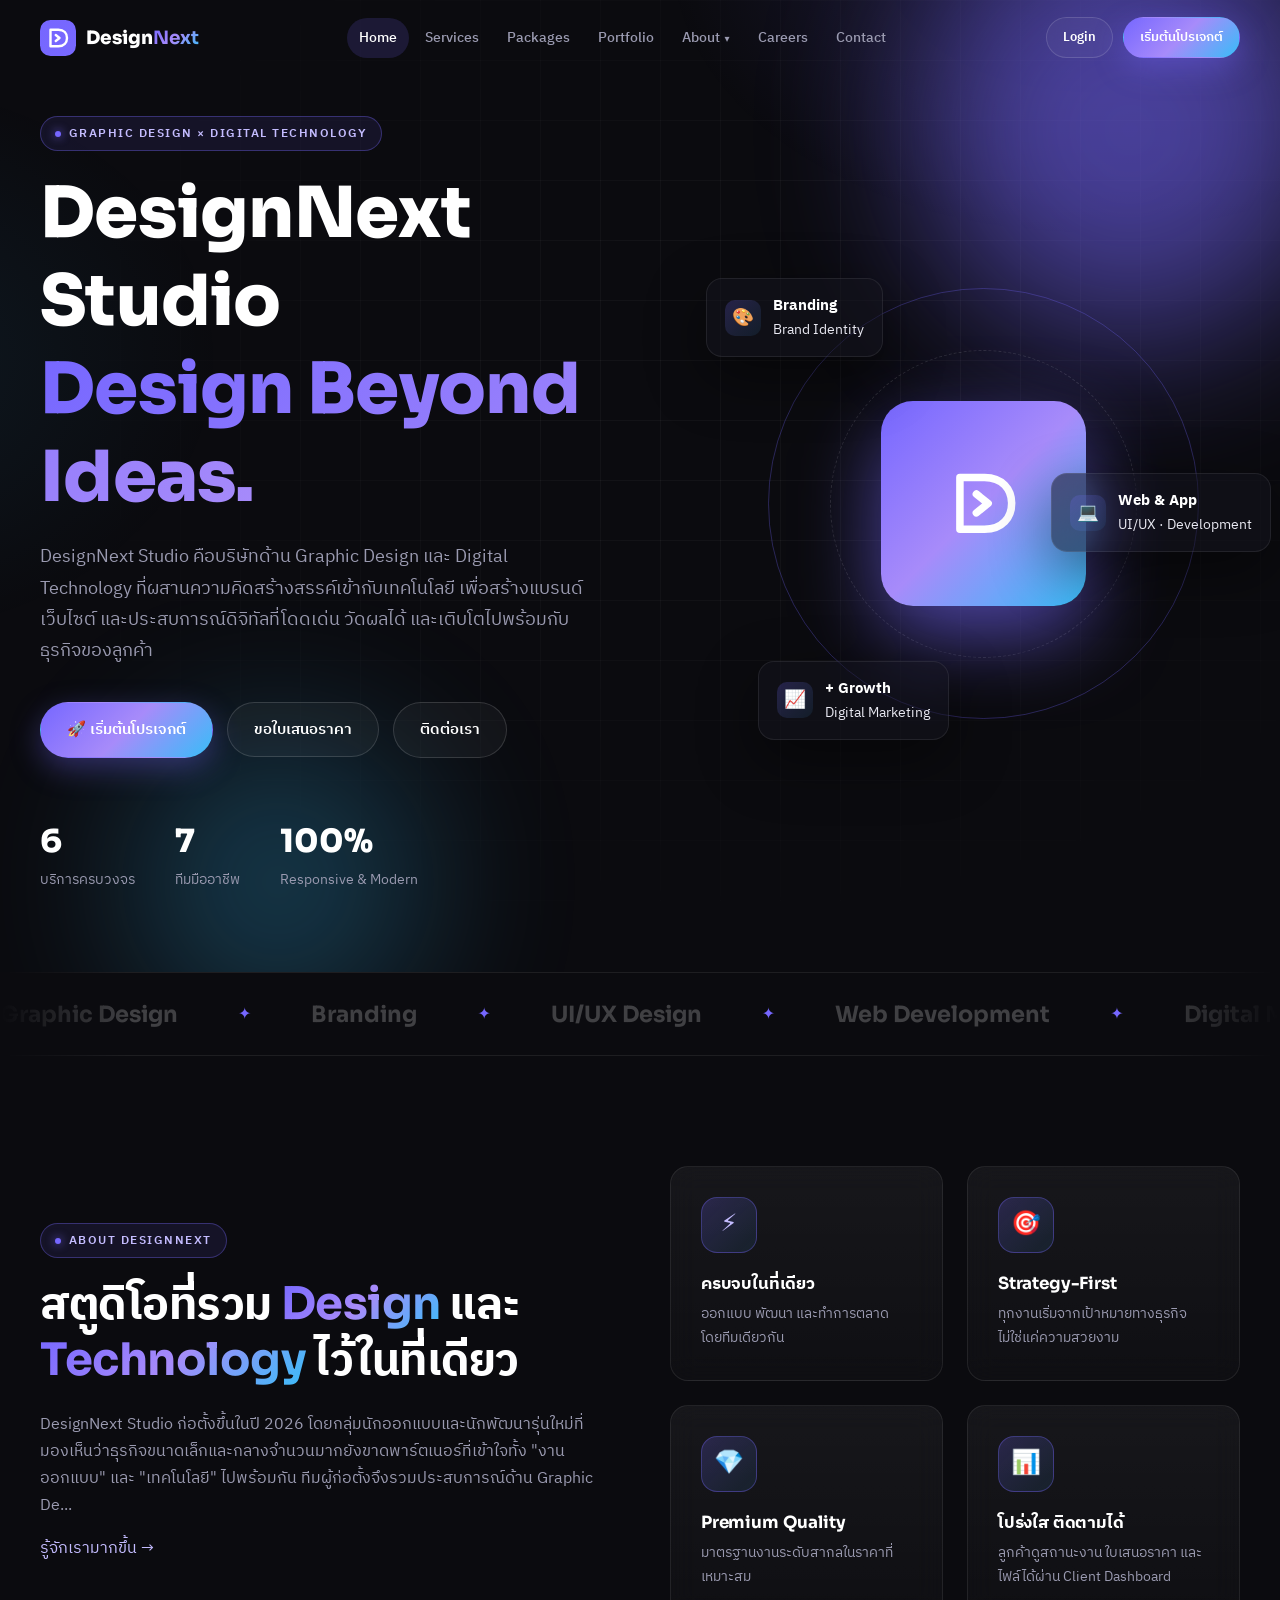
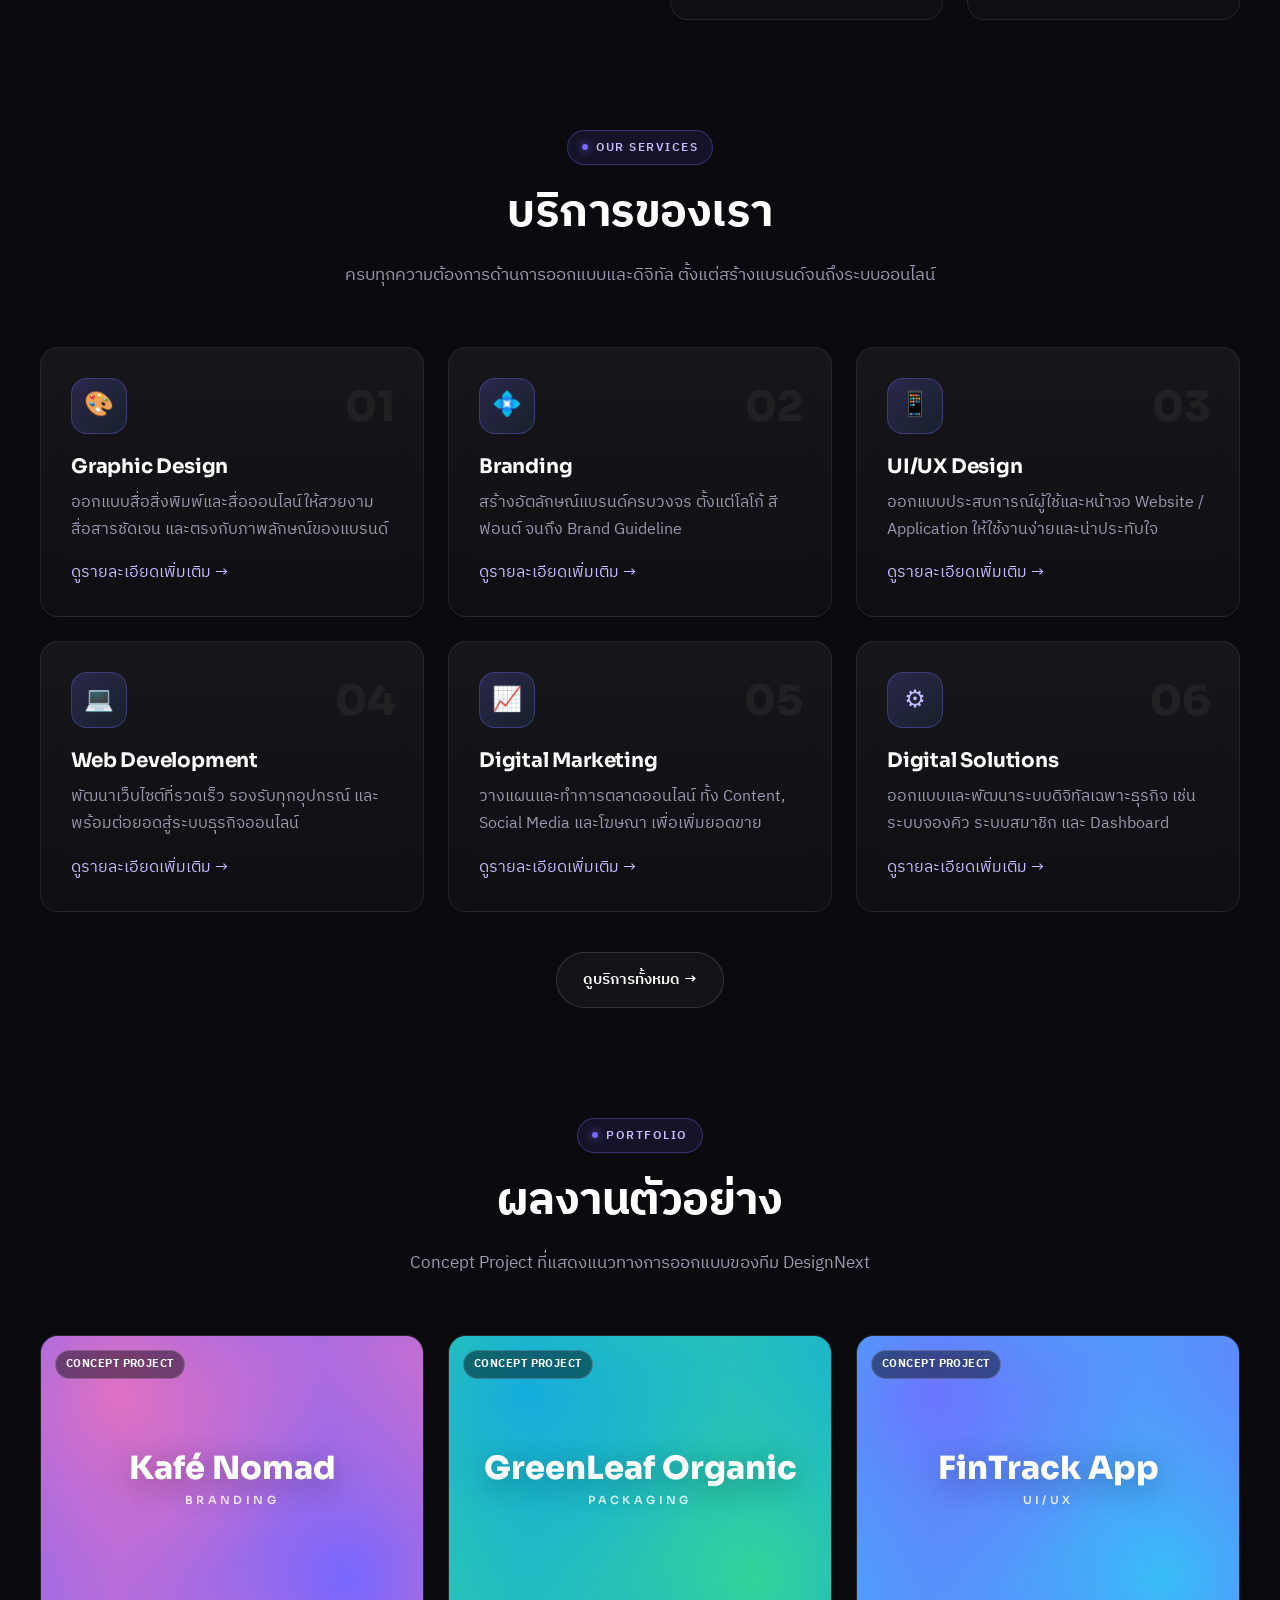
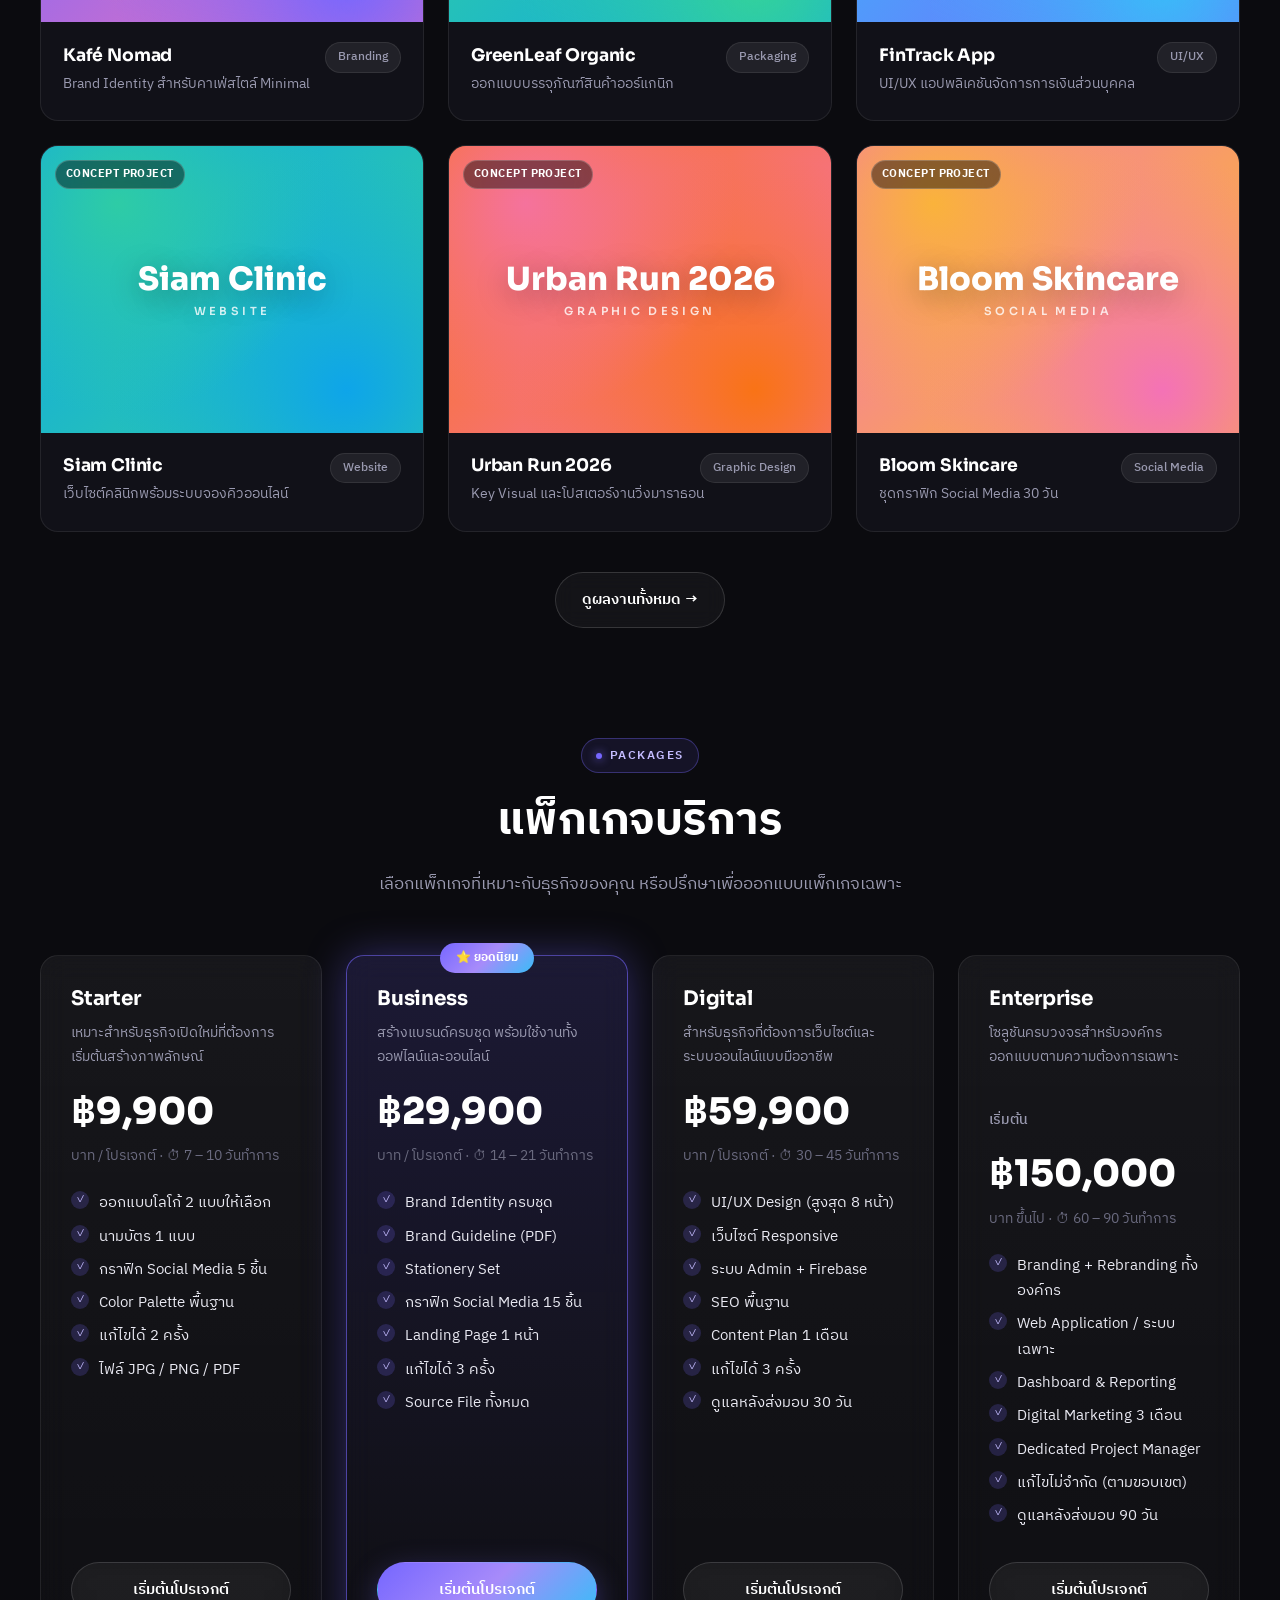
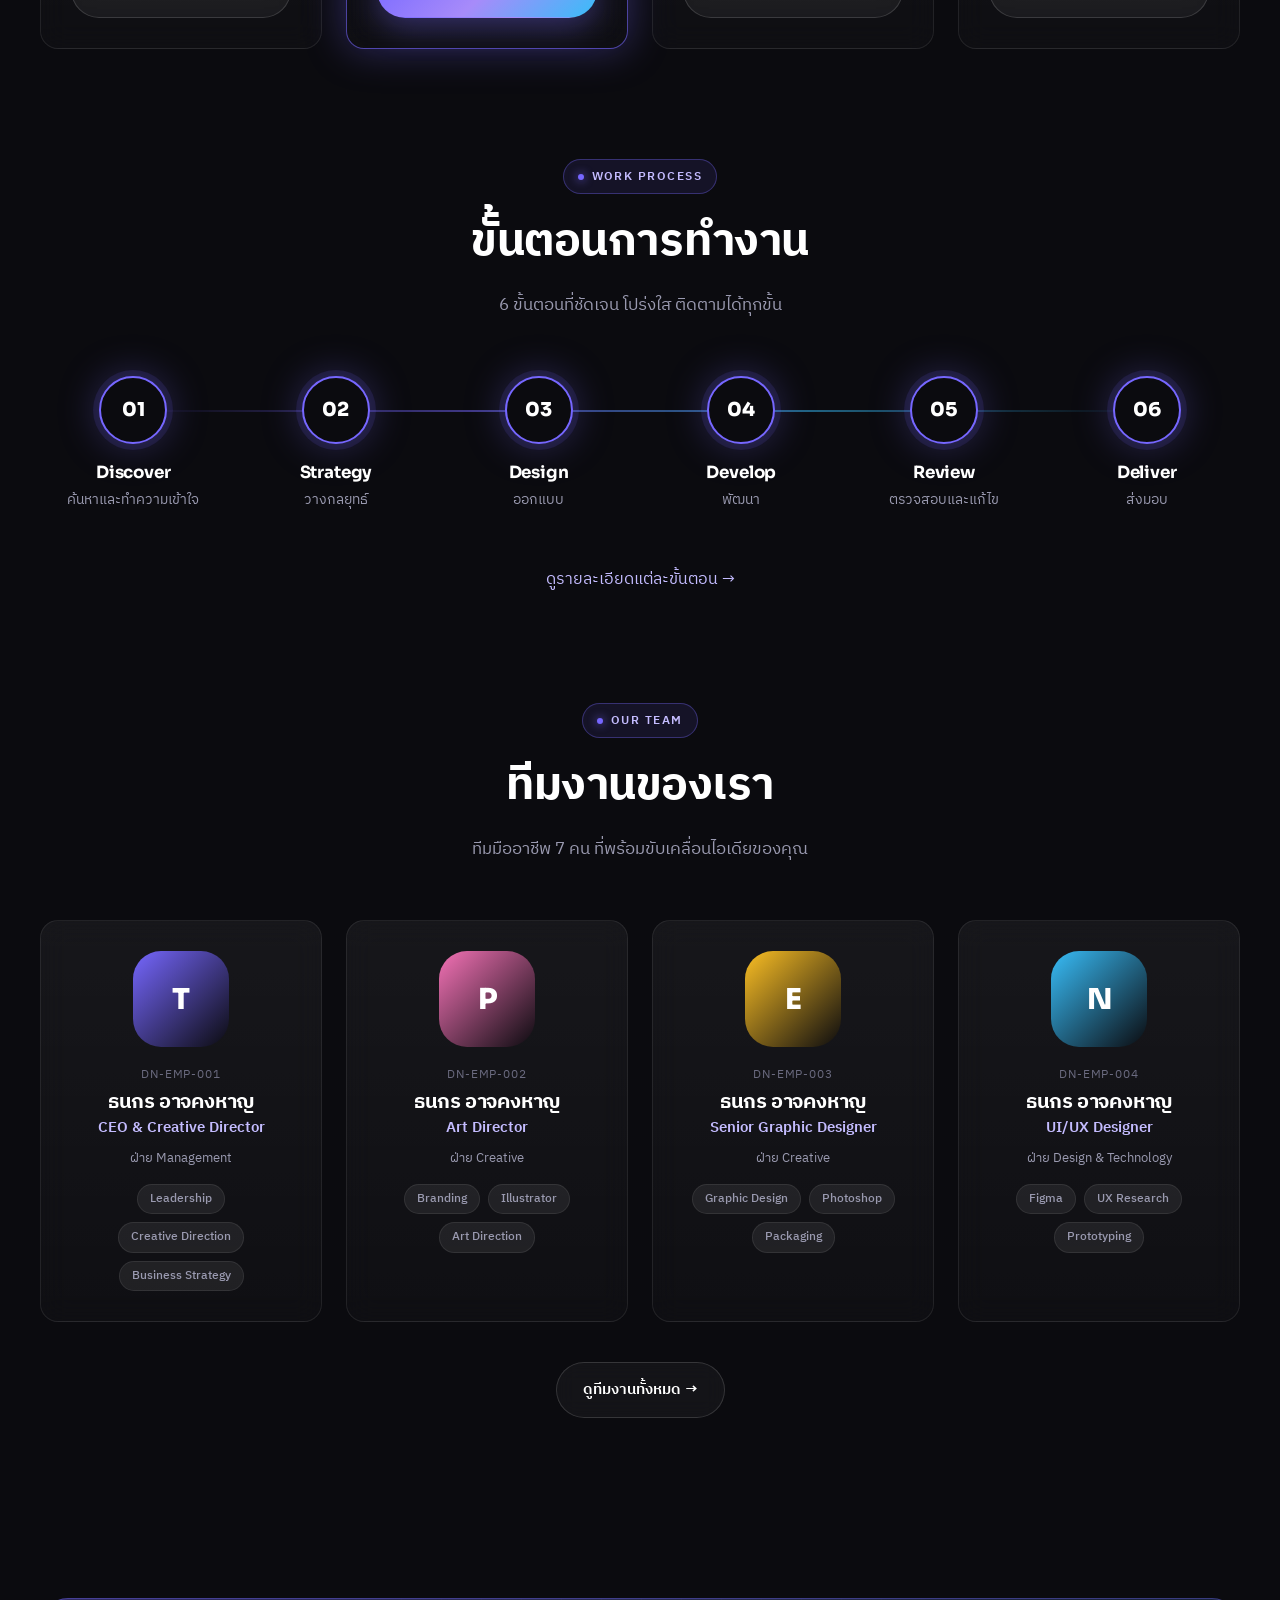
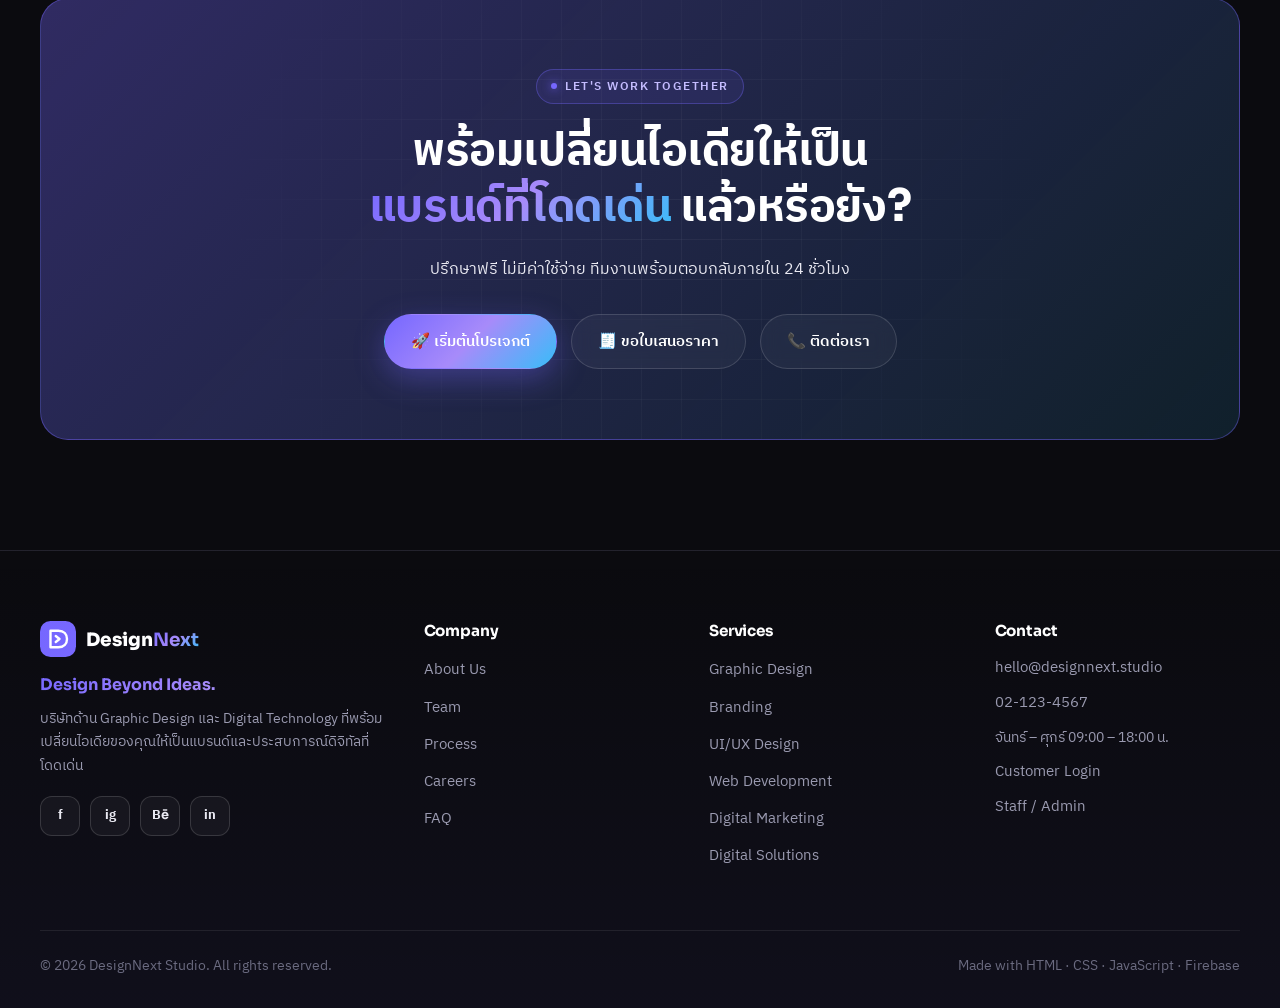
<file: index.html>
<!DOCTYPE html>
<html lang="th">
<head>
  <meta charset="UTF-8">
  <meta name="viewport" content="width=device-width, initial-scale=1.0">
  <title>DesignNext Studio | Design Beyond Ideas.</title>
  <meta name="description" content="DesignNext Studio — บริษัทด้าน Graphic Design และ Digital Technology บริการ Branding, UI/UX, Web Development และ Digital Marketing">
  <link rel="icon" href="images/logo/logo.svg" type="image/svg+xml">
  <link rel="stylesheet" href="css/styles.css">
  <link rel="stylesheet" href="css/animations.css">
  <link rel="stylesheet" href="css/responsive.css">
</head>
<body data-page="home" data-root="">
  <header id="site-header"></header>

  <!-- เนื้อหาหน้าแรกถูกสร้างโดย js/script.js (pageHome) จากข้อมูลใน js/data.js -->
  <main id="home"></main>

  <footer id="site-footer"></footer>

  <script src="js/data.js"></script>
  <script src="js/script.js"></script>
</body>
</html>
</file>
<file: css/styles.css>
/* =========================================================
   DesignNext Studio — Main Stylesheet
   Theme: Dark / Modern / Premium / Technology
   ========================================================= */
@import url('https://fonts.googleapis.com/css2?family=Sora:wght@400;600;700;800&family=IBM+Plex+Sans+Thai:wght@300;400;500;600;700&display=swap');

:root {
  --bg: #0B0B0F;
  --bg-2: #111118;
  --bg-3: #16161f;
  --white: #FFFFFF;
  --text: #E9E9F2;
  --muted: #9A9AB0;
  --dim: #6B6B80;
  --accent: #7667FF;
  --accent-2: #A78BFA;
  --accent-3: #38BDF8;
  --pink: #F472B6;
  --success: #34D399;
  --warning: #FBBF24;
  --danger: #F87171;
  --info: #60A5FA;
  --border: rgba(255, 255, 255, 0.08);
  --border-2: rgba(255, 255, 255, 0.14);
  --glass: rgba(255, 255, 255, 0.04);
  --glass-2: rgba(255, 255, 255, 0.07);
  --grad: linear-gradient(135deg, #7667FF 0%, #A78BFA 50%, #38BDF8 100%);
  --grad-soft: linear-gradient(135deg, rgba(118, 103, 255, .22), rgba(56, 189, 248, .08));
  --radius: 18px;
  --radius-sm: 12px;
  --shadow: 0 20px 60px rgba(0, 0, 0, .45);
  --glow: 0 0 40px rgba(118, 103, 255, .35);
  --font-head: 'Sora', 'IBM Plex Sans Thai', system-ui, sans-serif;
  --font-body: 'IBM Plex Sans Thai', 'Sora', system-ui, -apple-system, 'Segoe UI', sans-serif;
  --nav-h: 76px;
  --ease: cubic-bezier(.2, .8, .2, 1);
}

*, *::before, *::after { box-sizing: border-box; }
html { scroll-behavior: smooth; }
body {
  margin: 0;
  background: var(--bg);
  color: var(--text);
  font-family: var(--font-body);
  font-size: 16px;
  line-height: 1.7;
  -webkit-font-smoothing: antialiased;
  overflow-x: hidden;
}
body::before { /* ambient background glow */
  content: '';
  position: fixed;
  inset: 0;
  pointer-events: none;
  z-index: -1;
  background:
    radial-gradient(600px 400px at 85% -5%, rgba(118, 103, 255, .18), transparent 70%),
    radial-gradient(500px 400px at -10% 40%, rgba(56, 189, 248, .08), transparent 70%);
}
img { max-width: 100%; display: block; }
a { color: inherit; text-decoration: none; }
h1, h2, h3, h4, h5 { font-family: var(--font-head); color: var(--white); line-height: 1.25; margin: 0 0 .5em; letter-spacing: -.01em; }
h1 { font-size: clamp(2.4rem, 5.5vw, 4.4rem); font-weight: 800; }
h2 { font-size: clamp(1.8rem, 3.5vw, 2.8rem); font-weight: 700; }
h3 { font-size: 1.25rem; font-weight: 700; }
p { margin: 0 0 1em; color: var(--muted); }
ul { padding-left: 1.2em; margin: 0; }
::selection { background: var(--accent); color: #fff; }
::-webkit-scrollbar { width: 10px; height: 10px; }
::-webkit-scrollbar-track { background: var(--bg); }
::-webkit-scrollbar-thumb { background: #2a2a38; border-radius: 10px; }
::-webkit-scrollbar-thumb:hover { background: var(--accent); }

.container { width: min(1200px, 100% - 48px); margin-inline: auto; }
.section { padding: 110px 0; position: relative; }
.section-sm { padding: 70px 0; }
.center { text-align: center; }
.mt-1 { margin-top: 12px; } .mt-2 { margin-top: 24px; } .mt-3 { margin-top: 40px; }
.mb-0 { margin-bottom: 0; }
.muted { color: var(--muted); }
.small { font-size: .875rem; }
.hidden { display: none !important; }

.gradient-text {
  background: var(--grad);
  -webkit-background-clip: text;
  background-clip: text;
  color: transparent;
}

.eyebrow {
  display: inline-flex;
  align-items: center;
  gap: 8px;
  padding: 6px 14px;
  border-radius: 999px;
  border: 1px solid rgba(118, 103, 255, .35);
  background: rgba(118, 103, 255, .1);
  color: #C4BCFF;
  font-size: .78rem;
  font-weight: 600;
  letter-spacing: .12em;
  text-transform: uppercase;
  margin-bottom: 18px;
}
.eyebrow::before { content: ''; width: 6px; height: 6px; border-radius: 50%; background: var(--accent); box-shadow: 0 0 10px var(--accent); }

.section-head { max-width: 720px; margin-bottom: 56px; }
.section-head.center { margin-inline: auto; }
.section-head p { font-size: 1.08rem; }

/* ---------- Grid ---------- */
.grid { display: grid; gap: 24px; }
.grid-2 { grid-template-columns: repeat(2, 1fr); }
.grid-3 { grid-template-columns: repeat(3, 1fr); }
.grid-4 { grid-template-columns: repeat(4, 1fr); }
.flex { display: flex; gap: 12px; align-items: center; }
.flex-wrap { flex-wrap: wrap; }
.between { justify-content: space-between; }

/* ---------- Buttons ---------- */
.btn {
  --b: var(--border-2);
  display: inline-flex;
  align-items: center;
  justify-content: center;
  gap: 10px;
  padding: 14px 26px;
  border-radius: 999px;
  border: 1px solid var(--b);
  background: transparent;
  color: var(--white);
  font-family: var(--font-body);
  font-weight: 600;
  font-size: .95rem;
  cursor: pointer;
  transition: transform .3s var(--ease), box-shadow .3s var(--ease), background .3s, border-color .3s;
  position: relative;
  overflow: hidden;
  white-space: nowrap;
}
.btn:hover { transform: translateY(-2px); border-color: var(--accent); }
.btn:disabled { opacity: .5; cursor: not-allowed; transform: none; }
.btn-primary { background: var(--grad); border-color: transparent; box-shadow: 0 10px 30px rgba(118, 103, 255, .35); }
.btn-primary::after {
  content: '';
  position: absolute;
  inset: 0;
  background: linear-gradient(120deg, transparent 30%, rgba(255, 255, 255, .35), transparent 70%);
  transform: translateX(-120%);
  transition: transform .7s var(--ease);
}
.btn-primary:hover::after { transform: translateX(120%); }
.btn-primary:hover { box-shadow: 0 14px 40px rgba(118, 103, 255, .55); }
.btn-ghost { background: var(--glass); backdrop-filter: blur(10px); }
.btn-danger { border-color: rgba(248, 113, 113, .4); color: #FCA5A5; }
.btn-danger:hover { background: rgba(248, 113, 113, .12); border-color: var(--danger); }
.btn-sm { padding: 8px 16px; font-size: .82rem; }
.btn-block { width: 100%; }
.link-arrow { color: #C4BCFF; font-weight: 600; display: inline-flex; gap: 6px; align-items: center; transition: gap .3s; cursor: pointer; background: none; border: 0; font: inherit; padding: 0; }
.link-arrow:hover { gap: 12px; color: var(--white); }

/* ---------- Cards / Glass ---------- */
.card {
  position: relative;
  background: linear-gradient(180deg, rgba(255, 255, 255, .05), rgba(255, 255, 255, .02));
  border: 1px solid var(--border);
  border-radius: var(--radius);
  padding: 30px;
  backdrop-filter: blur(14px);
  -webkit-backdrop-filter: blur(14px);
  transition: transform .4s var(--ease), border-color .4s, box-shadow .4s;
}
.card-hover:hover { transform: translateY(-6px); border-color: rgba(118, 103, 255, .45); box-shadow: var(--shadow), var(--glow); }
.card-hover::before { /* spotlight follows mouse (set by JS) */
  content: '';
  position: absolute;
  inset: 0;
  border-radius: inherit;
  background: radial-gradient(400px circle at var(--mx, 50%) var(--my, 50%), rgba(118, 103, 255, .14), transparent 40%);
  opacity: 0;
  transition: opacity .3s;
  pointer-events: none;
}
.card-hover:hover::before { opacity: 1; }
.glass { background: rgba(20, 20, 30, .55); backdrop-filter: blur(18px); -webkit-backdrop-filter: blur(18px); border: 1px solid var(--border); }

.icon-box {
  width: 56px; height: 56px;
  border-radius: 16px;
  display: grid; place-items: center;
  background: var(--grad-soft);
  border: 1px solid rgba(118, 103, 255, .35);
  color: #C4BCFF;
  margin-bottom: 20px;
  font-size: 1.5rem;
}
.icon-box svg { width: 26px; height: 26px; }

.tag {
  display: inline-block;
  padding: 4px 12px;
  border-radius: 999px;
  font-size: .75rem;
  font-weight: 500;
  background: var(--glass-2);
  border: 1px solid var(--border);
  color: var(--muted);
}
.tags { display: flex; flex-wrap: wrap; gap: 8px; }

/* ---------- Status badges ---------- */
.status {
  display: inline-flex; align-items: center; gap: 6px;
  padding: 4px 12px;
  border-radius: 999px;
  font-size: .75rem; font-weight: 600;
  white-space: nowrap;
  background: rgba(154, 154, 176, .12); color: var(--muted);
  border: 1px solid rgba(154, 154, 176, .25);
}
.status::before { content: ''; width: 6px; height: 6px; border-radius: 50%; background: currentColor; }
.status[data-s="Pending"], .status[data-s="New"], .status[data-s="Unpaid"] { background: rgba(251, 191, 36, .12); color: var(--warning); border-color: rgba(251, 191, 36, .3); }
.status[data-s="Confirmed"], .status[data-s="In Progress"], .status[data-s="Reviewing"], .status[data-s="Partial"] { background: rgba(96, 165, 250, .12); color: var(--info); border-color: rgba(96, 165, 250, .3); }
.status[data-s="Review"], .status[data-s="Interview"], .status[data-s="Rescheduled"] { background: rgba(167, 139, 250, .14); color: var(--accent-2); border-color: rgba(167, 139, 250, .35); }
.status[data-s="Completed"], .status[data-s="Approved"], .status[data-s="Accepted"], .status[data-s="Paid"], .status[data-s="Active"] { background: rgba(52, 211, 153, .12); color: var(--success); border-color: rgba(52, 211, 153, .3); }
.status[data-s="Cancelled"], .status[data-s="Rejected"], .status[data-s="Inactive"], .status[data-s="Overdue"] { background: rgba(248, 113, 113, .12); color: var(--danger); border-color: rgba(248, 113, 113, .3); }

/* ---------- Navbar ---------- */
.nav {
  position: fixed; top: 0; left: 0; right: 0;
  height: var(--nav-h);
  z-index: 100;
  transition: background .4s, border-color .4s, height .3s;
  border-bottom: 1px solid transparent;
}
.nav.scrolled { background: rgba(11, 11, 15, .72); backdrop-filter: blur(18px); -webkit-backdrop-filter: blur(18px); border-color: var(--border); height: 66px; }
.nav .container { height: 100%; display: flex; align-items: center; justify-content: space-between; gap: 20px; }
.logo { display: flex; align-items: center; gap: 10px; font-family: var(--font-head); font-weight: 800; font-size: 1.15rem; color: var(--white); }
.logo img, .logo svg { width: 36px; height: 36px; }
.logo span b { background: var(--grad); -webkit-background-clip: text; background-clip: text; color: transparent; }
.nav-links { display: flex; align-items: center; gap: 4px; list-style: none; margin: 0; padding: 0; }
.nav-links a {
  padding: 8px 12px; border-radius: 999px;
  font-size: .9rem; font-weight: 500; color: var(--muted);
  transition: color .3s, background .3s;
}
.nav-links a:hover { color: var(--white); background: var(--glass-2); }
.nav-links a.active { color: var(--white); background: rgba(118, 103, 255, .16); }
.nav-dropdown { position: relative; }
.nav-dropdown > a::after { content: '▾'; font-size: .7em; margin-left: 4px; }
.nav-dropdown .dropdown {
  position: absolute; top: calc(100% + 10px); left: 50%;
  transform: translateX(-50%) translateY(8px);
  min-width: 200px;
  padding: 8px;
  border-radius: 14px;
  opacity: 0; visibility: hidden;
  transition: .3s var(--ease);
  list-style: none; margin: 0;
}
.nav-dropdown:hover .dropdown { opacity: 1; visibility: visible; transform: translateX(-50%) translateY(0); }
.nav-dropdown .dropdown a { display: block; border-radius: 10px; }
.nav-cta { display: flex; gap: 10px; align-items: center; }
.menu-toggle {
  display: none;
  width: 44px; height: 44px;
  border-radius: 12px;
  border: 1px solid var(--border-2);
  background: var(--glass);
  cursor: pointer;
  position: relative;
}
.menu-toggle span { position: absolute; left: 12px; right: 12px; height: 2px; background: #fff; border-radius: 2px; transition: .3s var(--ease); }
.menu-toggle span:nth-child(1) { top: 15px; }
.menu-toggle span:nth-child(2) { top: 21px; }
.menu-toggle span:nth-child(3) { top: 27px; }
.menu-open .menu-toggle span:nth-child(1) { top: 21px; transform: rotate(45deg); }
.menu-open .menu-toggle span:nth-child(2) { opacity: 0; }
.menu-open .menu-toggle span:nth-child(3) { top: 21px; transform: rotate(-45deg); }
.mobile-menu {
  position: fixed; inset: 0;
  z-index: 99;
  background: rgba(11, 11, 15, .96);
  backdrop-filter: blur(20px);
  padding: calc(var(--nav-h) + 20px) 24px 40px;
  overflow-y: auto;
  opacity: 0; visibility: hidden;
  transition: .4s var(--ease);
}
.menu-open .mobile-menu { opacity: 1; visibility: visible; }
.mobile-menu a { display: block; padding: 14px 4px; font-size: 1.2rem; font-family: var(--font-head); font-weight: 600; border-bottom: 1px solid var(--border); color: var(--text); transform: translateY(10px); opacity: 0; transition: .4s var(--ease); }
.menu-open .mobile-menu a { transform: none; opacity: 1; }
.mobile-menu a.active { color: #C4BCFF; }
.mobile-menu .btn { margin-top: 20px; width: 100%; }

/* ---------- Hero ---------- */
.hero { min-height: 100vh; display: flex; align-items: center; padding: calc(var(--nav-h) + 40px) 0 80px; position: relative; overflow: hidden; }
.hero-grid { display: grid; grid-template-columns: 1.1fr .9fr; gap: 60px; align-items: center; }
.hero h1 { margin-bottom: 20px; }
.hero .lead { font-size: 1.15rem; max-width: 560px; margin-bottom: 36px; }
.hero-actions { display: flex; gap: 14px; flex-wrap: wrap; }
.hero-stats { display: flex; gap: 40px; margin-top: 56px; flex-wrap: wrap; }
.hero-stats .num { font-family: var(--font-head); font-size: 2rem; font-weight: 800; color: var(--white); }
.hero-stats .lbl { font-size: .85rem; color: var(--muted); }
.grid-bg {
  position: absolute; inset: 0; z-index: -1;
  background-image: linear-gradient(rgba(255, 255, 255, .035) 1px, transparent 1px), linear-gradient(90deg, rgba(255, 255, 255, .035) 1px, transparent 1px);
  background-size: 60px 60px;
  mask-image: radial-gradient(ellipse at 60% 40%, #000 20%, transparent 70%);
  -webkit-mask-image: radial-gradient(ellipse at 60% 40%, #000 20%, transparent 70%);
}
.orb { position: absolute; border-radius: 50%; filter: blur(80px); z-index: -1; opacity: .55; }
.orb-1 { width: 420px; height: 420px; background: #7667FF; top: -80px; right: -60px; }
.orb-2 { width: 300px; height: 300px; background: #38BDF8; bottom: -60px; left: 10%; opacity: .25; }

.hero-visual { position: relative; aspect-ratio: 1; max-width: 520px; margin-left: auto; width: 100%; }
.hero-visual .ring { position: absolute; inset: 8%; border-radius: 50%; border: 1px solid rgba(118, 103, 255, .3); }
.hero-visual .ring.r2 { inset: 20%; border-style: dashed; border-color: rgba(255, 255, 255, .12); }
.hero-visual .core {
  position: absolute; inset: 30%;
  border-radius: 32px;
  background: var(--grad);
  box-shadow: 0 30px 80px rgba(118, 103, 255, .6);
  display: grid; place-items: center;
}
.hero-visual .core svg { width: 55%; height: 55%; }
.float-card {
  position: absolute;
  padding: 14px 18px;
  border-radius: 16px;
  display: flex; gap: 12px; align-items: center;
  font-size: .85rem;
  box-shadow: var(--shadow);
}
.float-card b { display: block; color: var(--white); font-size: .95rem; }
.float-card .dot { width: 36px; height: 36px; border-radius: 10px; display: grid; place-items: center; background: var(--grad-soft); font-size: 1.1rem; }
.fc-1 { top: 6%; left: -4%; }
.fc-2 { top: 44%; right: -6%; }
.fc-3 { bottom: 4%; left: 6%; }

/* ---------- Page hero (inner pages) ---------- */
.page-hero { padding: calc(var(--nav-h) + 90px) 0 70px; position: relative; overflow: hidden; text-align: center; }
.page-hero p { max-width: 640px; margin: 0 auto; font-size: 1.1rem; }
.breadcrumb { display: flex; gap: 8px; justify-content: center; font-size: .85rem; color: var(--dim); margin-bottom: 16px; }
.breadcrumb a:hover { color: var(--white); }

/* ---------- Marquee ---------- */
.marquee { overflow: hidden; border-block: 1px solid var(--border); padding: 22px 0; mask-image: linear-gradient(90deg, transparent, #000 10%, #000 90%, transparent); -webkit-mask-image: linear-gradient(90deg, transparent, #000 10%, #000 90%, transparent); }
.marquee-track { display: flex; gap: 60px; width: max-content; animation: marquee 30s linear infinite; }
.marquee-track span { font-family: var(--font-head); font-size: 1.4rem; font-weight: 700; color: rgba(255, 255, 255, .22); white-space: nowrap; display: flex; align-items: center; gap: 60px; }
.marquee-track span::after { content: '✦'; color: var(--accent); font-size: 1rem; }

/* ---------- Services ---------- */
.service-card h3 { margin-bottom: 10px; }
.service-card .meta { display: flex; gap: 16px; font-size: .82rem; color: var(--dim); margin: 16px 0; flex-wrap: wrap; }
.service-card ul.check { margin-bottom: 20px; }
ul.check { list-style: none; padding: 0; }
ul.check li { position: relative; padding-left: 28px; margin-bottom: 8px; color: var(--text); font-size: .93rem; }
ul.check li::before { content: '✓'; position: absolute; left: 0; top: 1px; width: 18px; height: 18px; border-radius: 50%; display: grid; place-items: center; font-size: .65rem; background: rgba(118, 103, 255, .2); color: #C4BCFF; }
.service-num { position: absolute; top: 24px; right: 28px; font-family: var(--font-head); font-weight: 800; font-size: 2.6rem; color: rgba(255, 255, 255, .05); }

/* ---------- Packages ---------- */
.pricing-card { display: flex; flex-direction: column; }
.pricing-card .price { font-family: var(--font-head); font-size: 2.3rem; font-weight: 800; color: var(--white); margin: 12px 0 2px; }
.pricing-card .price small { font-size: .9rem; color: var(--muted); font-weight: 500; }
.pricing-card .duration { font-size: .85rem; color: var(--dim); margin-bottom: 22px; }
.pricing-card ul.check { flex: 1; margin-bottom: 26px; }
.pricing-card.featured { border-color: rgba(118, 103, 255, .6); background: linear-gradient(180deg, rgba(118, 103, 255, .16), rgba(255, 255, 255, .02)); box-shadow: var(--glow); }
.pricing-card .ribbon { position: absolute; top: -13px; left: 50%; transform: translateX(-50%); padding: 5px 16px; border-radius: 999px; background: var(--grad); font-size: .75rem; font-weight: 700; color: #fff; white-space: nowrap; }

/* ---------- Portfolio ---------- */
.filters { display: flex; gap: 10px; flex-wrap: wrap; justify-content: center; margin-bottom: 40px; }
.filter-btn { padding: 9px 20px; border-radius: 999px; border: 1px solid var(--border-2); background: var(--glass); color: var(--muted); cursor: pointer; font: 500 .9rem var(--font-body); transition: .3s; }
.filter-btn:hover { color: #fff; border-color: var(--accent); }
.filter-btn.active { background: var(--grad); color: #fff; border-color: transparent; }
.work-card { border-radius: var(--radius); overflow: hidden; border: 1px solid var(--border); background: var(--bg-2); transition: transform .4s var(--ease), box-shadow .4s, opacity .4s; cursor: pointer; }
.work-card:hover { transform: translateY(-6px); box-shadow: var(--shadow), var(--glow); }
.work-card.hide { display: none; }
.work-thumb { aspect-ratio: 4 / 3; position: relative; overflow: hidden; display: grid; place-items: center; }
.work-thumb .art { position: absolute; inset: 0; transition: transform .7s var(--ease); }
.work-card:hover .work-thumb .art { transform: scale(1.08); }
.work-thumb .mark { position: relative; font-family: var(--font-head); font-weight: 800; font-size: 2rem; color: #fff; text-shadow: 0 6px 30px rgba(0, 0, 0, .35); text-align: center; padding: 0 20px; line-height: 1.1; }
.work-thumb .mark small { display: block; font-size: .7rem; letter-spacing: .3em; font-weight: 600; opacity: .8; margin-top: 8px; }
.work-thumb .concept { position: absolute; top: 14px; left: 14px; padding: 4px 10px; border-radius: 999px; font-size: .7rem; font-weight: 700; background: rgba(0, 0, 0, .45); backdrop-filter: blur(8px); color: #fff; border: 1px solid rgba(255, 255, 255, .2); letter-spacing: .04em; }
.work-body { padding: 20px 22px 24px; }
.work-body h3 { font-size: 1.08rem; margin-bottom: 4px; }
.work-body p { font-size: .88rem; margin: 0; }

/* ---------- Team ---------- */
.team-card { text-align: center; }
.avatar {
  width: 96px; height: 96px;
  border-radius: 28px;
  margin: 0 auto 18px;
  display: grid; place-items: center;
  font-family: var(--font-head); font-weight: 800; font-size: 1.8rem; color: #fff;
  position: relative;
  overflow: hidden;
}
.avatar img { width: 100%; height: 100%; object-fit: cover; position: absolute; inset: 0; }
.team-card .role { color: #C4BCFF; font-weight: 600; font-size: .92rem; margin-bottom: 4px; }
.team-card .emp-id { font-size: .75rem; color: var(--dim); letter-spacing: .08em; }
.team-card .dept { font-size: .82rem; color: var(--muted); margin: 6px 0 14px; }
.team-card .tags { justify-content: center; }
.team-card .duty { font-size: .88rem; margin: 14px 0; text-align: left; }

/* ---------- Process timeline ---------- */
.process-row { display: grid; grid-template-columns: repeat(6, 1fr); gap: 16px; position: relative; }
.process-row::before { content: ''; position: absolute; top: 34px; left: 8%; right: 8%; height: 2px; background: linear-gradient(90deg, transparent, var(--accent), var(--accent-3), transparent); opacity: .5; }
.step { text-align: center; position: relative; }
.step .step-num { width: 68px; height: 68px; margin: 0 auto 18px; border-radius: 50%; display: grid; place-items: center; font-family: var(--font-head); font-weight: 800; font-size: 1.2rem; background: var(--bg); border: 2px solid var(--accent); color: #fff; box-shadow: 0 0 0 6px rgba(118, 103, 255, .12), var(--glow); transition: .4s var(--ease); }
.step:hover .step-num { background: var(--grad); transform: scale(1.1) rotate(-6deg); }
.step h4 { font-size: 1.05rem; margin-bottom: 6px; }
.step p { font-size: .85rem; }

.timeline { position: relative; max-width: 900px; margin: 0 auto; }
.timeline::before { content: ''; position: absolute; left: 34px; top: 0; bottom: 0; width: 2px; background: linear-gradient(var(--accent), var(--accent-3), transparent); }
.tl-item { display: grid; grid-template-columns: 70px 1fr; gap: 28px; margin-bottom: 36px; position: relative; }
.tl-item .step-num { width: 70px; height: 70px; border-radius: 50%; display: grid; place-items: center; font-family: var(--font-head); font-weight: 800; font-size: 1.3rem; background: var(--bg); border: 2px solid var(--accent); color: #fff; box-shadow: 0 0 0 6px rgba(118, 103, 255, .12); z-index: 1; }
.tl-item .card h3 { display: flex; justify-content: space-between; gap: 12px; flex-wrap: wrap; }
.tl-item .card h3 small { font-family: var(--font-body); font-size: .8rem; color: var(--dim); font-weight: 500; }

/* ---------- FAQ ---------- */
.faq-list { max-width: 860px; margin: 0 auto; display: grid; gap: 14px; }
.faq-item { border: 1px solid var(--border); border-radius: var(--radius-sm); background: var(--glass); transition: border-color .3s, background .3s; overflow: hidden; }
.faq-item.open { border-color: rgba(118, 103, 255, .45); background: rgba(118, 103, 255, .06); }
.faq-q { width: 100%; text-align: left; padding: 20px 24px; background: none; border: 0; color: var(--white); font: 600 1.02rem var(--font-body); cursor: pointer; display: flex; justify-content: space-between; align-items: center; gap: 20px; }
.faq-q .plus { flex-shrink: 0; width: 30px; height: 30px; border-radius: 50%; border: 1px solid var(--border-2); display: grid; place-items: center; transition: transform .4s var(--ease), background .3s; }
.faq-item.open .faq-q .plus { transform: rotate(45deg); background: var(--accent); border-color: var(--accent); }
.faq-a { max-height: 0; overflow: hidden; transition: max-height .45s var(--ease); }
.faq-a > div { padding: 0 24px 22px; color: var(--muted); }

/* ---------- Forms ---------- */
.form-grid { display: grid; grid-template-columns: 1fr 1fr; gap: 18px; }
.form-grid .full { grid-column: 1 / -1; }
.field { display: flex; flex-direction: column; gap: 8px; }
.field label { font-size: .86rem; font-weight: 600; color: var(--text); }
.field label .req { color: var(--pink); }
.input, .field input, .field select, .field textarea {
  width: 100%;
  padding: 13px 16px;
  border-radius: 12px;
  border: 1px solid var(--border-2);
  background: rgba(255, 255, 255, .03);
  color: var(--white);
  font: 400 .95rem var(--font-body);
  transition: border-color .3s, box-shadow .3s, background .3s;
  outline: none;
}
.field select, select.input { appearance: none; -webkit-appearance: none; background-image: url("data:image/svg+xml,%3Csvg xmlns='http://www.w3.org/2000/svg' width='12' height='8'%3E%3Cpath d='M1 1l5 5 5-5' stroke='%239A9AB0' stroke-width='1.6' fill='none'/%3E%3C/svg%3E"); background-repeat: no-repeat; background-position: right 16px center; padding-right: 40px; }
.field select option, select.input option { background: var(--bg-2); color: var(--white); }
.field textarea { min-height: 130px; resize: vertical; }
.input:focus, .field input:focus, .field select:focus, .field textarea:focus { border-color: var(--accent); box-shadow: 0 0 0 4px rgba(118, 103, 255, .18); background: rgba(118, 103, 255, .05); }
.field input[type="date"]::-webkit-calendar-picker-indicator { filter: invert(1); opacity: .6; }
.dropzone {
  border: 1.5px dashed var(--border-2);
  border-radius: 14px;
  padding: 26px;
  text-align: center;
  cursor: pointer;
  transition: .3s;
  background: rgba(255, 255, 255, .02);
  position: relative;
}
.dropzone:hover, .dropzone.drag { border-color: var(--accent); background: rgba(118, 103, 255, .06); }
.dropzone input { position: absolute; inset: 0; opacity: 0; cursor: pointer; }
.dropzone .dz-icon { font-size: 1.8rem; margin-bottom: 6px; }
.dropzone .dz-file { color: #C4BCFF; font-weight: 600; margin-top: 6px; font-size: .9rem; }

/* ---------- Contact ---------- */
.contact-grid { display: grid; grid-template-columns: .85fr 1.15fr; gap: 30px; }
.contact-info .item { display: flex; gap: 16px; align-items: flex-start; margin-bottom: 22px; }
.contact-info .item .icon-box { margin: 0; width: 48px; height: 48px; flex-shrink: 0; font-size: 1.2rem; }
.contact-info .item b { color: var(--white); display: block; }

/* ---------- CTA band ---------- */
.cta-band { border-radius: 28px; padding: 70px 40px; text-align: center; position: relative; overflow: hidden; background: linear-gradient(135deg, rgba(118, 103, 255, .35), rgba(56, 189, 248, .12)); border: 1px solid rgba(118, 103, 255, .4); }
.cta-band::before { content: ''; position: absolute; inset: 0; background-image: linear-gradient(rgba(255, 255, 255, .05) 1px, transparent 1px), linear-gradient(90deg, rgba(255, 255, 255, .05) 1px, transparent 1px); background-size: 40px 40px; mask-image: radial-gradient(circle, #000, transparent 70%); -webkit-mask-image: radial-gradient(circle, #000, transparent 70%); }
.cta-band > * { position: relative; }
.cta-band p { max-width: 560px; margin: 0 auto 30px; color: var(--text); }

/* ---------- Footer ---------- */
.footer { border-top: 1px solid var(--border); padding: 70px 0 30px; margin-top: 40px; background: linear-gradient(180deg, transparent, rgba(118, 103, 255, .05)); }
.footer-grid { display: grid; grid-template-columns: 1.4fr 1fr 1fr 1fr; gap: 40px; margin-bottom: 50px; }
.footer h5 { font-size: .95rem; margin-bottom: 16px; }
.footer ul { list-style: none; padding: 0; }
.footer li { margin-bottom: 10px; }
.footer li a { color: var(--muted); font-size: .92rem; transition: color .3s, padding .3s; }
.footer li a:hover { color: var(--white); padding-left: 4px; }
.footer .slogan { font-family: var(--font-head); font-weight: 700; margin: 14px 0 8px; }
.footer-bottom { display: flex; justify-content: space-between; gap: 20px; flex-wrap: wrap; padding-top: 24px; border-top: 1px solid var(--border); font-size: .85rem; color: var(--dim); }
.socials { display: flex; gap: 10px; margin-top: 18px; }
.socials a { width: 40px; height: 40px; border-radius: 12px; display: grid; place-items: center; border: 1px solid var(--border-2); background: var(--glass); font-size: .8rem; font-weight: 700; transition: .3s; }
.socials a:hover { background: var(--accent); border-color: var(--accent); transform: translateY(-3px); }

/* ---------- Modal ---------- */
.modal {
  position: fixed; inset: 0;
  z-index: 300;
  display: grid; place-items: center;
  padding: 20px;
  background: rgba(5, 5, 8, .7);
  backdrop-filter: blur(8px);
  opacity: 0; visibility: hidden;
  transition: .3s;
}
.modal.open { opacity: 1; visibility: visible; }
.modal-box {
  width: min(680px, 100%);
  max-height: 88vh;
  overflow-y: auto;
  border-radius: 22px;
  padding: 34px;
  background: #13131b;
  border: 1px solid var(--border-2);
  box-shadow: var(--shadow);
  transform: translateY(20px) scale(.97);
  transition: transform .4s var(--ease);
  position: relative;
}
.modal.open .modal-box { transform: none; }
.modal-box.wide { width: min(920px, 100%); }
.modal-close { position: absolute; top: 16px; right: 16px; width: 38px; height: 38px; border-radius: 50%; border: 1px solid var(--border-2); background: var(--glass); color: #fff; cursor: pointer; font-size: 1.1rem; transition: .3s; }
.modal-close:hover { background: var(--danger); border-color: var(--danger); transform: rotate(90deg); }

/* ---------- Toast ---------- */
.toast-wrap { position: fixed; bottom: 24px; right: 24px; z-index: 400; display: grid; gap: 10px; }
.toast { min-width: 260px; max-width: 380px; padding: 14px 18px; border-radius: 14px; background: #1a1a24; border: 1px solid var(--border-2); border-left: 4px solid var(--accent); box-shadow: var(--shadow); font-size: .92rem; color: var(--white); animation: toastIn .4s var(--ease); }
.toast.success { border-left-color: var(--success); }
.toast.error { border-left-color: var(--danger); }
.toast.out { animation: toastOut .4s var(--ease) forwards; }

/* ---------- Tables ---------- */
.table-wrap { overflow-x: auto; border-radius: var(--radius); border: 1px solid var(--border); background: rgba(255, 255, 255, .02); }
.table { width: 100%; border-collapse: collapse; font-size: .9rem; min-width: 720px; }
.table th { text-align: left; padding: 14px 18px; font-size: .75rem; letter-spacing: .08em; text-transform: uppercase; color: var(--dim); font-weight: 600; background: rgba(255, 255, 255, .03); border-bottom: 1px solid var(--border); white-space: nowrap; }
.table td { padding: 14px 18px; border-bottom: 1px solid var(--border); color: var(--text); vertical-align: middle; }
.table tr:last-child td { border-bottom: 0; }
.table tbody tr { transition: background .2s; }
.table tbody tr:hover { background: rgba(118, 103, 255, .06); }
.table .id { font-family: var(--font-head); font-size: .8rem; color: #C4BCFF; white-space: nowrap; }
.table .actions { display: flex; gap: 6px; flex-wrap: wrap; }
.empty { text-align: center; padding: 50px 20px; color: var(--dim); }
.empty .big { font-size: 2.2rem; margin-bottom: 8px; }

/* ---------- Progress ---------- */
.progress { height: 8px; border-radius: 99px; background: rgba(255, 255, 255, .07); overflow: hidden; }
.progress > span { display: block; height: 100%; border-radius: inherit; background: var(--grad); width: 0; transition: width 1.2s var(--ease); box-shadow: 0 0 12px rgba(118, 103, 255, .6); }

/* ---------- App (Client / Admin dashboards) ---------- */
.app { display: grid; grid-template-columns: 260px 1fr; min-height: 100vh; }
.sidebar {
  position: sticky; top: 0;
  height: 100vh;
  padding: 24px 16px;
  border-right: 1px solid var(--border);
  background: rgba(15, 15, 22, .85);
  backdrop-filter: blur(16px);
  display: flex; flex-direction: column;
  z-index: 50;
}
.sidebar .logo { padding: 0 10px 24px; }
.sidebar .side-label { font-size: .7rem; letter-spacing: .14em; text-transform: uppercase; color: var(--dim); padding: 14px 12px 8px; }
.side-nav { list-style: none; padding: 0; margin: 0; display: grid; gap: 4px; }
.side-nav a { display: flex; gap: 12px; align-items: center; padding: 11px 14px; border-radius: 12px; color: var(--muted); font-size: .92rem; font-weight: 500; transition: .25s; }
.side-nav a .ic { width: 20px; text-align: center; }
.side-nav a:hover { color: #fff; background: var(--glass-2); }
.side-nav a.active { color: #fff; background: linear-gradient(90deg, rgba(118, 103, 255, .28), rgba(118, 103, 255, .06)); box-shadow: inset 3px 0 0 var(--accent); }
.sidebar .side-foot { margin-top: auto; padding-top: 16px; border-top: 1px solid var(--border); }
.user-chip { display: flex; gap: 10px; align-items: center; padding: 10px; border-radius: 12px; background: var(--glass); margin-bottom: 10px; }
.user-chip .av { width: 38px; height: 38px; border-radius: 10px; background: var(--grad); display: grid; place-items: center; font-weight: 700; color: #fff; flex-shrink: 0; }
.user-chip .nm { font-size: .88rem; color: #fff; font-weight: 600; line-height: 1.3; word-break: break-all; }
.user-chip .rl { font-size: .75rem; color: var(--dim); }
.app-main { padding: 28px 36px 60px; min-width: 0; }
.topbar { display: flex; justify-content: space-between; align-items: center; gap: 16px; margin-bottom: 30px; flex-wrap: wrap; }
.topbar h1 { font-size: 1.8rem; margin: 0; }
.topbar p { margin: 2px 0 0; font-size: .92rem; }
.app-toggle, .side-backdrop { display: none; }
.mode-pill { font-size: .72rem; padding: 4px 10px; border-radius: 999px; border: 1px solid var(--border-2); color: var(--muted); }
.mode-pill.demo { color: var(--warning); border-color: rgba(251, 191, 36, .35); }
.mode-pill.live { color: var(--success); border-color: rgba(52, 211, 153, .35); }

.stats { display: grid; grid-template-columns: repeat(4, 1fr); gap: 18px; margin-bottom: 26px; }
.stat-card { padding: 22px; border-radius: var(--radius); border: 1px solid var(--border); background: linear-gradient(160deg, rgba(118, 103, 255, .1), rgba(255, 255, 255, .02) 60%); position: relative; overflow: hidden; transition: .3s; }
.stat-card:hover { transform: translateY(-4px); border-color: rgba(118, 103, 255, .4); }
.stat-card .lbl { font-size: .82rem; color: var(--muted); display: flex; justify-content: space-between; }
.stat-card .val { font-family: var(--font-head); font-size: 1.9rem; font-weight: 800; color: #fff; margin: 6px 0 2px; }
.stat-card .sub { font-size: .78rem; color: var(--dim); }
.stat-card .sub.up { color: var(--success); }
.stat-card .sub.down { color: var(--danger); }
.panel { padding: 24px; border-radius: var(--radius); border: 1px solid var(--border); background: rgba(255, 255, 255, .025); margin-bottom: 22px; }
.panel-head { display: flex; justify-content: space-between; align-items: center; gap: 12px; margin-bottom: 18px; flex-wrap: wrap; }
.panel-head h3 { margin: 0; font-size: 1.1rem; }
.toolbar { display: flex; gap: 10px; flex-wrap: wrap; margin-bottom: 18px; }
.toolbar .input { width: auto; flex: 1; min-width: 200px; padding: 10px 14px; }
.toolbar select.input { flex: 0 0 auto; min-width: 160px; }
.split { display: grid; grid-template-columns: minmax(0, 1.6fr) minmax(0, 1fr); gap: 22px; }
.split > *, .grid > *, .stats > * { min-width: 0; }
.kv { display: grid; grid-template-columns: 140px 1fr; gap: 10px 16px; font-size: .92rem; }
.kv dt { color: var(--dim); }
.kv dd { margin: 0; color: var(--text); }
.chart-box { position: relative; height: 300px; }

/* ---------- Auth pages ---------- */
.auth-wrap { min-height: 100vh; display: grid; place-items: center; padding: 100px 20px 40px; position: relative; overflow: hidden; }
.auth-card { width: min(460px, 100%); padding: 40px; border-radius: 26px; }
.auth-card .logo { justify-content: center; margin-bottom: 26px; }
.auth-card h2 { text-align: center; font-size: 1.7rem; }
.auth-card > p { text-align: center; }
.tabs { display: flex; padding: 5px; border-radius: 999px; background: var(--glass); border: 1px solid var(--border); margin-bottom: 26px; }
.tabs button { flex: 1; padding: 10px; border-radius: 999px; border: 0; background: none; color: var(--muted); font: 600 .92rem var(--font-body); cursor: pointer; transition: .3s; }
.tabs button.active { background: var(--grad); color: #fff; }
.auth-form { display: grid; gap: 16px; }
.demo-hint { margin-top: 20px; padding: 14px; border-radius: 12px; font-size: .82rem; background: rgba(251, 191, 36, .08); border: 1px solid rgba(251, 191, 36, .25); color: #FDE68A; }

/* ---------- Booking stepper ---------- */
.stepper { display: flex; gap: 8px; margin-bottom: 30px; overflow-x: auto; padding-bottom: 6px; }
.stepper .st { flex: 1; min-width: 100px; text-align: center; font-size: .78rem; color: var(--dim); position: relative; padding-top: 44px; }
.stepper .st::before { content: attr(data-n); position: absolute; top: 0; left: 50%; transform: translateX(-50%); width: 34px; height: 34px; border-radius: 50%; display: grid; place-items: center; border: 1.5px solid var(--border-2); background: var(--bg-2); font-weight: 700; color: var(--muted); transition: .3s; }
.stepper .st.active { color: #fff; }
.stepper .st.active::before { background: var(--grad); border-color: transparent; color: #fff; box-shadow: var(--glow); }
.stepper .st.done::before { content: '✓'; background: rgba(52, 211, 153, .15); border-color: var(--success); color: var(--success); }
.choice-grid { display: grid; grid-template-columns: repeat(3, 1fr); gap: 14px; }
.choice { padding: 18px; border-radius: 14px; border: 1.5px solid var(--border-2); background: var(--glass); cursor: pointer; transition: .25s; text-align: left; color: var(--text); font: inherit; }
.choice:hover { border-color: rgba(118, 103, 255, .6); transform: translateY(-2px); }
.choice.selected { border-color: var(--accent); background: rgba(118, 103, 255, .14); box-shadow: 0 0 0 4px rgba(118, 103, 255, .15); }
.choice b { display: block; color: #fff; margin-bottom: 4px; }
.choice small { color: var(--muted); }
.time-grid { display: grid; grid-template-columns: repeat(4, 1fr); gap: 10px; }
.time-grid .choice { text-align: center; padding: 12px; }
.choice.disabled { opacity: .35; pointer-events: none; text-decoration: line-through; }

/* ---------- Chat ---------- */
.chat { display: flex; flex-direction: column; height: 60vh; min-height: 420px; }
.chat-body { flex: 1; overflow-y: auto; padding: 10px 4px; display: flex; flex-direction: column; gap: 12px; }
.bubble { max-width: 72%; padding: 12px 16px; border-radius: 18px; font-size: .93rem; line-height: 1.55; }
.bubble .who { font-size: .72rem; color: var(--dim); margin-bottom: 3px; }
.bubble.them { align-self: flex-start; background: var(--glass-2); border: 1px solid var(--border); border-bottom-left-radius: 6px; }
.bubble.me { align-self: flex-end; background: var(--grad); color: #fff; border-bottom-right-radius: 6px; }
.bubble.me .who { color: rgba(255, 255, 255, .75); }
.chat-form { display: flex; gap: 10px; padding-top: 14px; border-top: 1px solid var(--border); }
.chat-form .input { flex: 1; }

/* ---------- File cards ---------- */
.file-card { display: flex; gap: 14px; align-items: center; padding: 16px; border-radius: 14px; border: 1px solid var(--border); background: var(--glass); transition: .3s; }
.file-card:hover { border-color: rgba(118, 103, 255, .45); transform: translateY(-3px); }
.file-ext { width: 50px; height: 56px; border-radius: 10px; display: grid; place-items: center; font-family: var(--font-head); font-weight: 800; font-size: .72rem; color: #fff; flex-shrink: 0; background: var(--grad); }
.file-ext[data-ext="PDF"] { background: linear-gradient(135deg, #F87171, #F472B6); }
.file-ext[data-ext="ZIP"] { background: linear-gradient(135deg, #FBBF24, #F97316); }
.file-ext[data-ext="PNG"], .file-ext[data-ext="JPG"], .file-ext[data-ext="JPEG"] { background: linear-gradient(135deg, #34D399, #38BDF8); }
.file-ext[data-ext="AI"], .file-ext[data-ext="PSD"], .file-ext[data-ext="FIG"] { background: linear-gradient(135deg, #7667FF, #F472B6); }
.file-card .info { flex: 1; min-width: 0; }
.file-card .info b { display: block; color: #fff; font-size: .92rem; overflow: hidden; text-overflow: ellipsis; white-space: nowrap; }
.file-card .info small { color: var(--dim); }

/* ---------- Quotation document ---------- */
.quote-doc { background: #fff; color: #1d1d27; border-radius: 18px; padding: 44px; }
.quote-doc h2, .quote-doc h3, .quote-doc h4 { color: #0B0B0F; }
.quote-doc p { color: #4b4b5c; }
.quote-doc .q-head { display: flex; justify-content: space-between; gap: 20px; flex-wrap: wrap; padding-bottom: 24px; border-bottom: 2px solid #7667FF; margin-bottom: 24px; }
.quote-doc .q-parties { display: grid; grid-template-columns: 1fr 1fr; gap: 24px; margin-bottom: 26px; font-size: .9rem; }
.quote-doc .q-parties b { color: #0B0B0F; }
.quote-doc table { width: 100%; border-collapse: collapse; font-size: .9rem; margin-bottom: 20px; }
.quote-doc th { background: #0B0B0F; color: #fff; padding: 10px 12px; text-align: left; font-weight: 600; }
.quote-doc td { padding: 10px 12px; border-bottom: 1px solid #e6e6ef; color: #1d1d27; }
.quote-doc .num { text-align: right; white-space: nowrap; }
.quote-doc .totals { margin-left: auto; width: min(320px, 100%); font-size: .92rem; }
.quote-doc .totals div { display: flex; justify-content: space-between; padding: 6px 0; color: #1d1d27; }
.quote-doc .totals .grand { border-top: 2px solid #0B0B0F; margin-top: 6px; padding-top: 10px; font-weight: 800; font-size: 1.1rem; color: #7667FF; }
.quote-doc .terms { margin-top: 26px; padding: 18px; border-radius: 12px; background: #f4f3ff; font-size: .86rem; color: #3b3b4c; }
.quote-doc .terms ul { padding-left: 1.1em; }

/* ---------- Misc ---------- */
.divider { height: 1px; background: var(--border); margin: 24px 0; }
.pill-list { display: flex; flex-wrap: wrap; gap: 10px; }
.value-card { padding: 26px; }
.value-card .n { font-family: var(--font-head); font-size: .8rem; font-weight: 700; color: var(--accent-2); letter-spacing: .1em; }
.tech-chip { display: flex; align-items: center; gap: 12px; padding: 16px 18px; border-radius: 14px; border: 1px solid var(--border); background: var(--glass); transition: .3s; font-weight: 600; color: #fff; }
.tech-chip:hover { border-color: var(--accent); transform: translateY(-3px); }
.tech-chip .t-ic { width: 38px; height: 38px; border-radius: 10px; display: grid; place-items: center; background: var(--grad-soft); font-size: .8rem; font-weight: 800; color: #C4BCFF; }
.notice { padding: 14px 18px; border-radius: 12px; background: rgba(118, 103, 255, .08); border: 1px solid rgba(118, 103, 255, .3); font-size: .9rem; color: #D6D1FF; }
.id-big { font-family: var(--font-head); font-size: 2rem; font-weight: 800; letter-spacing: .04em; }
.loader { width: 34px; height: 34px; border-radius: 50%; border: 3px solid rgba(255, 255, 255, .1); border-top-color: var(--accent); animation: spin 1s linear infinite; margin: 40px auto; }
.back-top { position: fixed; bottom: 24px; left: 24px; width: 46px; height: 46px; border-radius: 50%; border: 1px solid var(--border-2); background: rgba(20, 20, 30, .8); backdrop-filter: blur(10px); color: #fff; cursor: pointer; z-index: 90; opacity: 0; visibility: hidden; transform: translateY(10px); transition: .3s; font-size: 1.1rem; }
.back-top.show { opacity: 1; visibility: visible; transform: none; }
.back-top:hover { background: var(--accent); }
.scroll-progress { position: fixed; top: 0; left: 0; height: 3px; background: var(--grad); z-index: 200; width: 0; box-shadow: 0 0 10px var(--accent); }
</file>
<file: css/animations.css>
/* =========================================================
   DesignNext Studio — Animations
   ========================================================= */

/* Scroll reveal (JS adds .in when element enters viewport) */
.reveal { opacity: 0; transform: translateY(40px); transition: opacity .9s var(--ease), transform .9s var(--ease); }
.reveal.from-left { transform: translateX(-50px); }
.reveal.from-right { transform: translateX(50px); }
.reveal.zoom { transform: scale(.92); }
.reveal.in { opacity: 1; transform: none; }
.delay-1 { transition-delay: .1s; }
.delay-2 { transition-delay: .2s; }
.delay-3 { transition-delay: .3s; }
.delay-4 { transition-delay: .4s; }
.delay-5 { transition-delay: .5s; }

/* Hero entrance */
.fade-up { animation: fadeUp 1s var(--ease) both; }
.fade-up.d1 { animation-delay: .15s; }
.fade-up.d2 { animation-delay: .3s; }
.fade-up.d3 { animation-delay: .45s; }
.fade-up.d4 { animation-delay: .6s; }

@keyframes fadeUp { from { opacity: 0; transform: translateY(30px); } to { opacity: 1; transform: none; } }
@keyframes float { 0%, 100% { transform: translateY(0); } 50% { transform: translateY(-14px); } }
@keyframes spin { to { transform: rotate(360deg); } }
@keyframes spinRev { to { transform: rotate(-360deg); } }
@keyframes pulseGlow { 0%, 100% { box-shadow: 0 30px 80px rgba(118, 103, 255, .5); } 50% { box-shadow: 0 30px 110px rgba(118, 103, 255, .85); } }
@keyframes marquee { to { transform: translateX(-50%); } }
@keyframes gradientShift { 0% { background-position: 0% 50%; } 50% { background-position: 100% 50%; } 100% { background-position: 0% 50%; } }
@keyframes toastIn { from { opacity: 0; transform: translateX(40px); } to { opacity: 1; transform: none; } }
@keyframes toastOut { to { opacity: 0; transform: translateX(40px); } }
@keyframes orbMove { 0%, 100% { transform: translate(0, 0); } 33% { transform: translate(40px, -30px); } 66% { transform: translate(-30px, 20px); } }
@keyframes blink { 50% { opacity: 0; } }
@keyframes pop { 0% { transform: scale(.6); opacity: 0; } 70% { transform: scale(1.08); } 100% { transform: scale(1); opacity: 1; } }

.float { animation: float 6s ease-in-out infinite; }
.float.d2 { animation-delay: -2s; }
.float.d3 { animation-delay: -4s; }
.hero-visual .ring { animation: spin 40s linear infinite; }
.hero-visual .ring.r2 { animation: spinRev 28s linear infinite; }
.hero-visual .core { animation: pulseGlow 4s ease-in-out infinite; }
.orb { animation: orbMove 18s ease-in-out infinite; }
.orb-2 { animation-duration: 24s; animation-direction: reverse; }
.gradient-text.animated { background-size: 200% 200%; animation: gradientShift 6s ease infinite; }
.typing-caret { display: inline-block; width: 3px; height: .9em; background: var(--accent); margin-left: 4px; vertical-align: -0.08em; animation: blink 1s step-end infinite; }
.pop { animation: pop .6s var(--ease) both; }

@media (prefers-reduced-motion: reduce) {
  *, *::before, *::after { animation-duration: .01ms !important; animation-iteration-count: 1 !important; transition-duration: .01ms !important; scroll-behavior: auto !important; }
  .reveal { opacity: 1; transform: none; }
}
</file>
<file: css/responsive.css>
/* =========================================================
   DesignNext Studio — Responsive
   ========================================================= */

@media (max-width: 1180px) {
  .nav-links a { padding: 8px 9px; font-size: .85rem; }
  .nav-cta .btn-ghost { display: none; }
}

@media (max-width: 1080px) {
  .grid-4 { grid-template-columns: repeat(2, 1fr); }
  .stats { grid-template-columns: repeat(2, 1fr); }
  .process-row { grid-template-columns: repeat(3, 1fr); row-gap: 40px; }
  .process-row::before { display: none; }
  .footer-grid { grid-template-columns: 1fr 1fr; }
  .split { grid-template-columns: 1fr; }
}

@media (max-width: 980px) {
  .nav-links, .nav-cta .btn { display: none; }
  .menu-toggle { display: block; }
  .hero-grid { grid-template-columns: 1fr; gap: 40px; }
  .hero-visual { margin: 0 auto; max-width: 420px; }
  .grid-3 { grid-template-columns: repeat(2, 1fr); }
  .contact-grid { grid-template-columns: 1fr; }
  .choice-grid { grid-template-columns: repeat(2, 1fr); }

  /* dashboard sidebar becomes off-canvas */
  .app { grid-template-columns: 1fr; }
  .sidebar { position: fixed; left: 0; top: 0; width: 270px; transform: translateX(-100%); transition: transform .4s var(--ease); box-shadow: var(--shadow); }
  .app.side-open .sidebar { transform: none; }
  .app-toggle { display: inline-grid; place-items: center; width: 42px; height: 42px; border-radius: 12px; border: 1px solid var(--border-2); background: var(--glass); color: #fff; cursor: pointer; font-size: 1.1rem; }
  .app-main { padding: 20px 20px 50px; }
  .side-backdrop { display: block; position: fixed; inset: 0; background: rgba(0, 0, 0, .5); z-index: 40; opacity: 0; visibility: hidden; transition: .3s; }
  .app.side-open .side-backdrop { opacity: 1; visibility: visible; }
}

@media (max-width: 680px) {
  body { font-size: 15px; }
  .container { width: calc(100% - 32px); }
  .section { padding: 76px 0; }
  .grid-2, .grid-3, .grid-4 { grid-template-columns: 1fr; }
  .stats { grid-template-columns: 1fr 1fr; gap: 12px; }
  .stat-card { padding: 16px; }
  .stat-card .val { font-size: 1.4rem; }
  .form-grid { grid-template-columns: 1fr; }
  .process-row { grid-template-columns: repeat(2, 1fr); }
  .footer-grid { grid-template-columns: 1fr; gap: 30px; }
  .hero-stats { gap: 24px; }
  .hero-stats .num { font-size: 1.6rem; }
  .float-card { font-size: .75rem; padding: 10px 12px; }
  .fc-1 { left: 0; } .fc-2 { right: 0; }
  .card { padding: 24px; }
  .cta-band { padding: 50px 22px; }
  .modal-box { padding: 26px 20px; }
  .choice-grid { grid-template-columns: 1fr; }
  .time-grid { grid-template-columns: repeat(3, 1fr); }
  .timeline::before { left: 24px; }
  .tl-item { grid-template-columns: 50px 1fr; gap: 16px; }
  .tl-item .step-num { width: 50px; height: 50px; font-size: 1rem; }
  .kv { grid-template-columns: 1fr; gap: 2px; }
  .kv dd { margin-bottom: 10px; }
  .quote-doc { padding: 24px 18px; }
  .quote-doc .q-parties { grid-template-columns: 1fr; }
  .bubble { max-width: 88%; }
  .auth-card { padding: 30px 22px; }
  .toast-wrap { left: 16px; right: 16px; bottom: 16px; }
  .toast { max-width: none; }
  .topbar h1 { font-size: 1.4rem; }
}

@media (max-width: 380px) {
  .stats { grid-template-columns: 1fr; }
  .time-grid { grid-template-columns: repeat(2, 1fr); }
}

@media print {
  .sidebar, .topbar .btn, .nav, .footer, .toast-wrap, .no-print { display: none !important; }
  .app { display: block; }
  body { background: #fff; }
  .quote-doc { box-shadow: none; padding: 0; }
}
</file>
